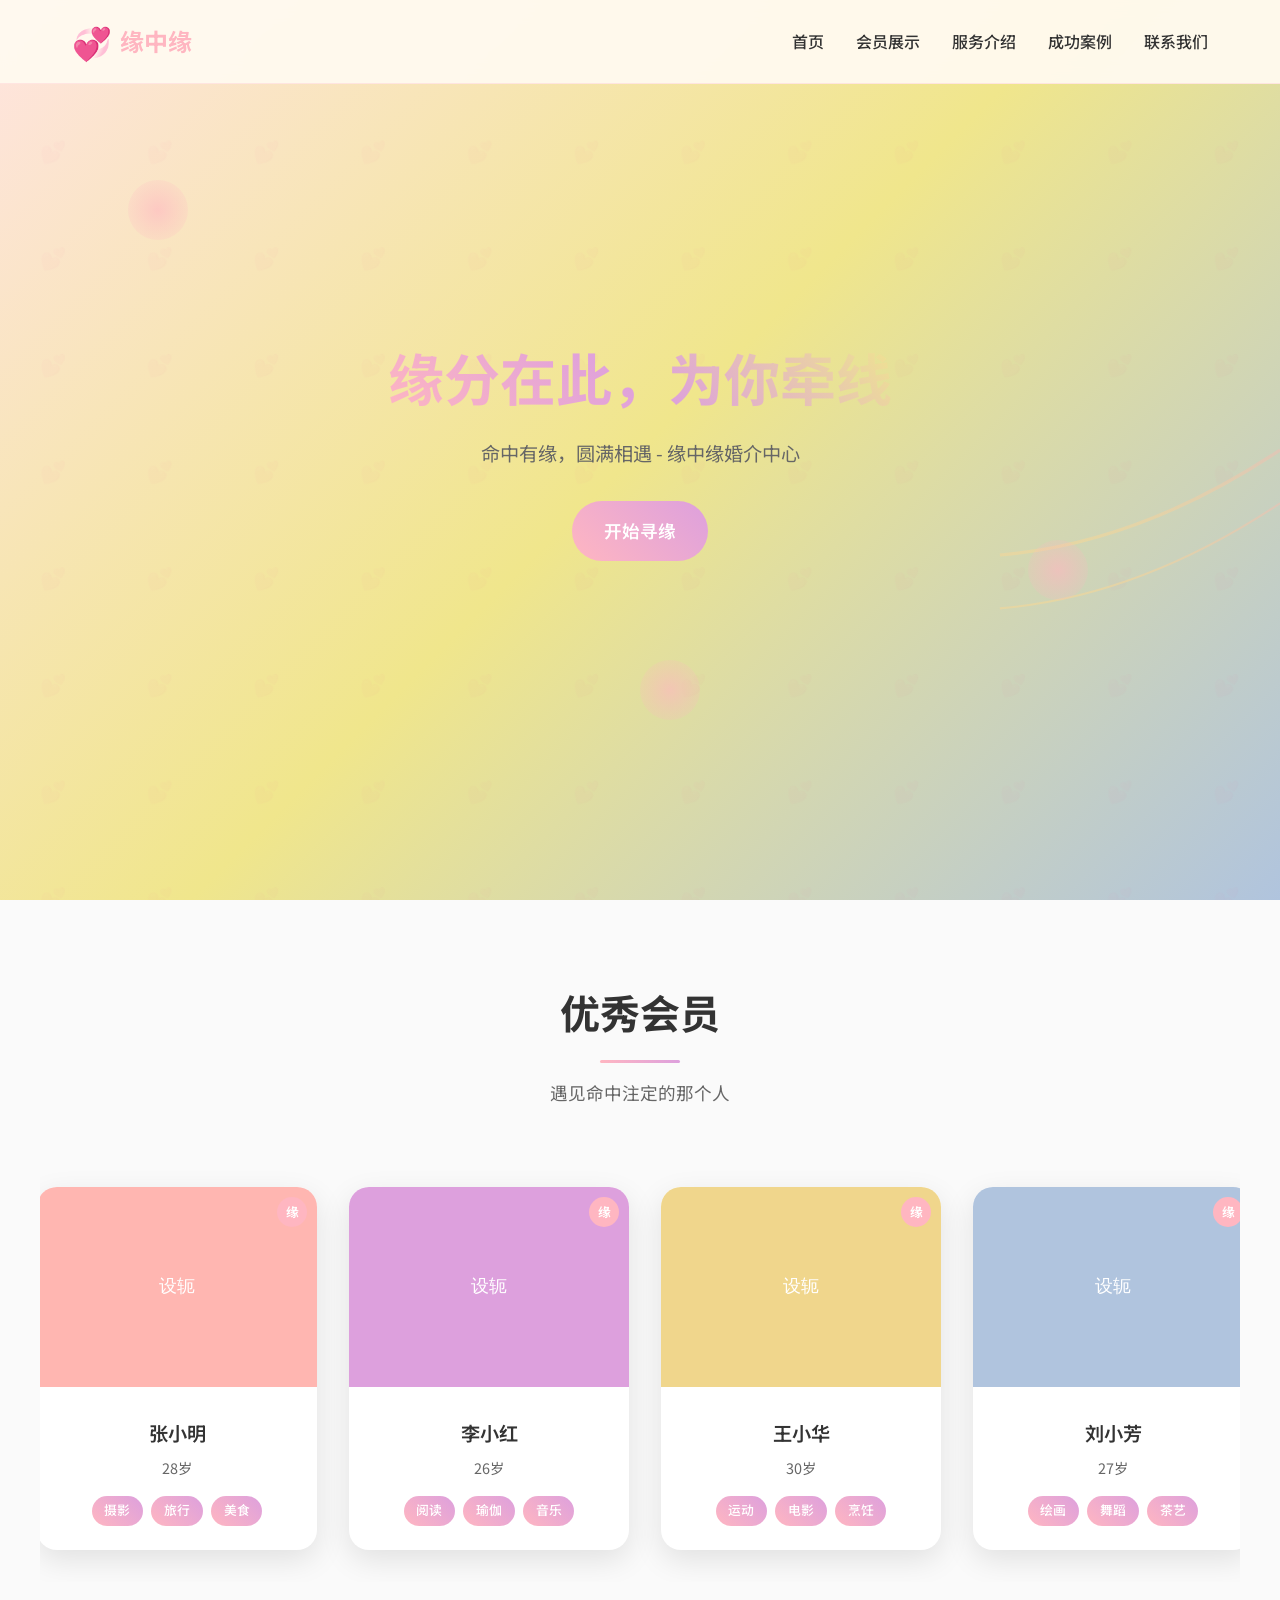
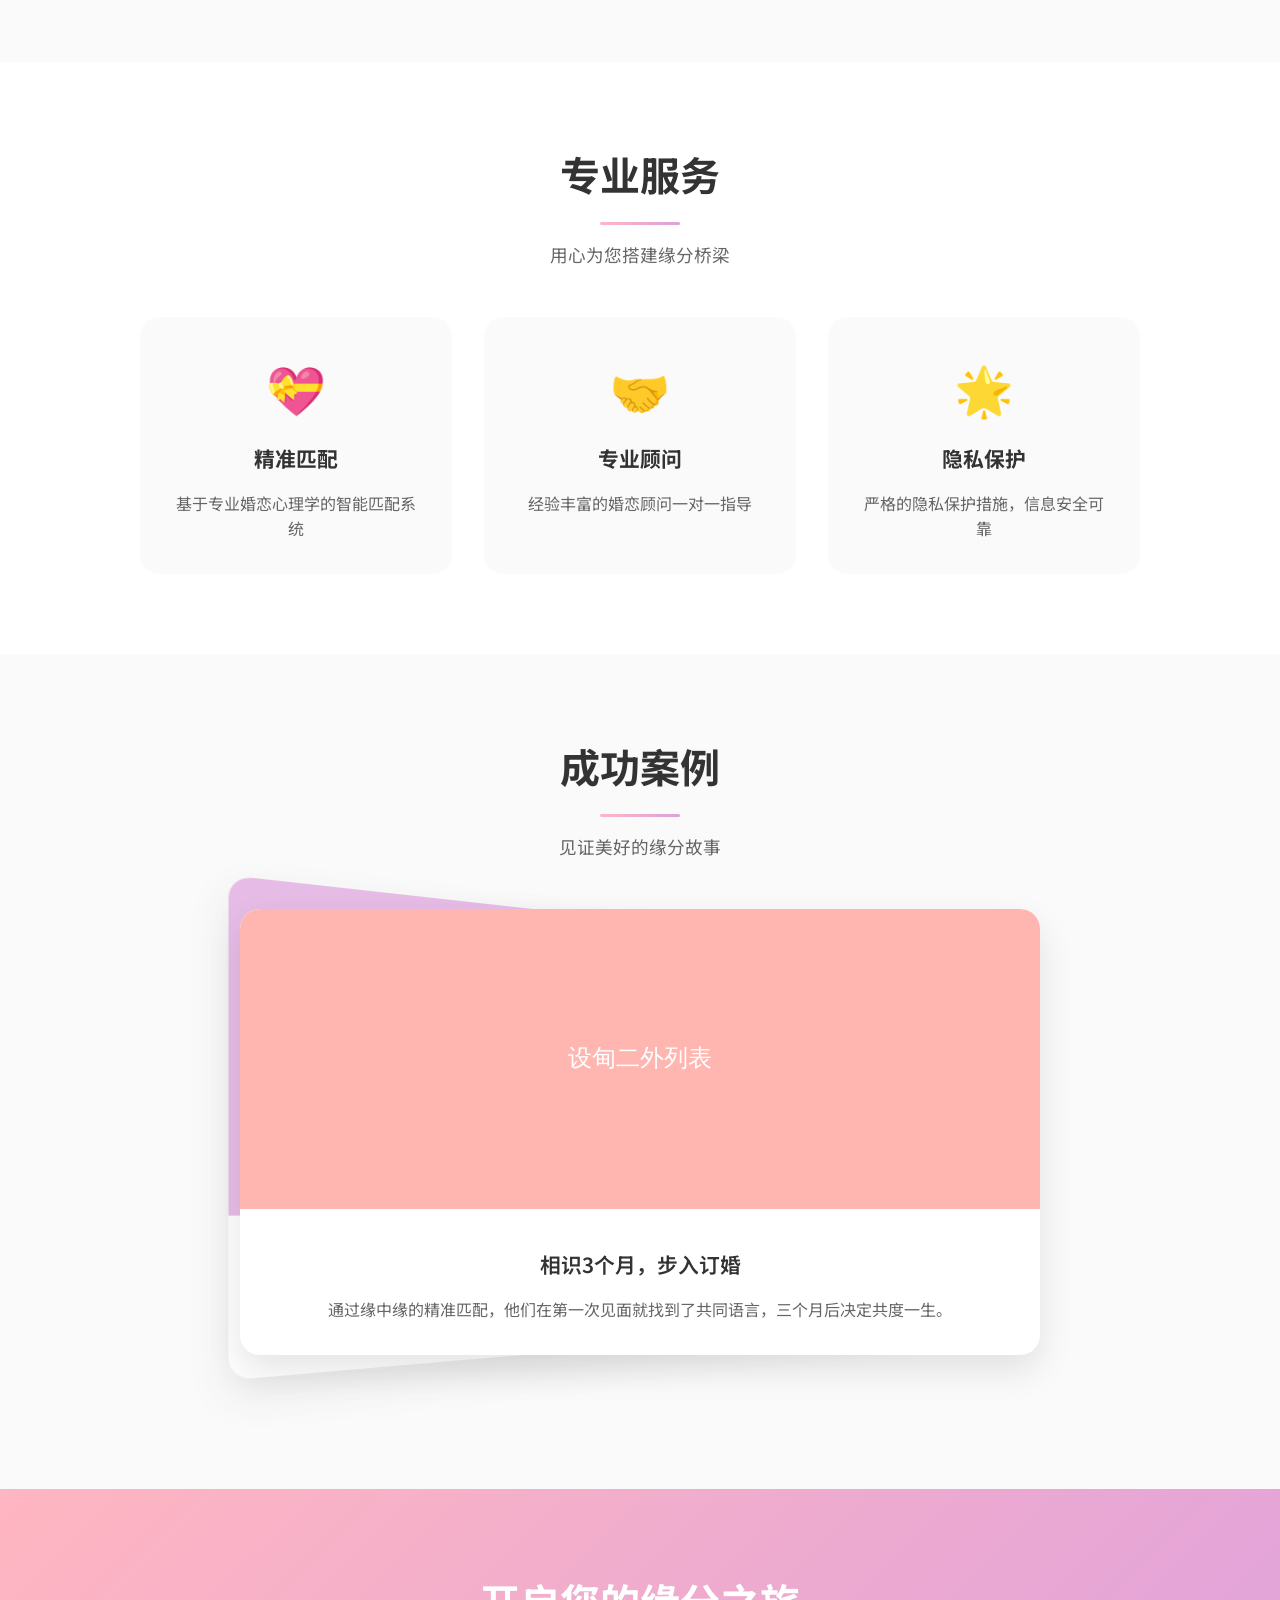
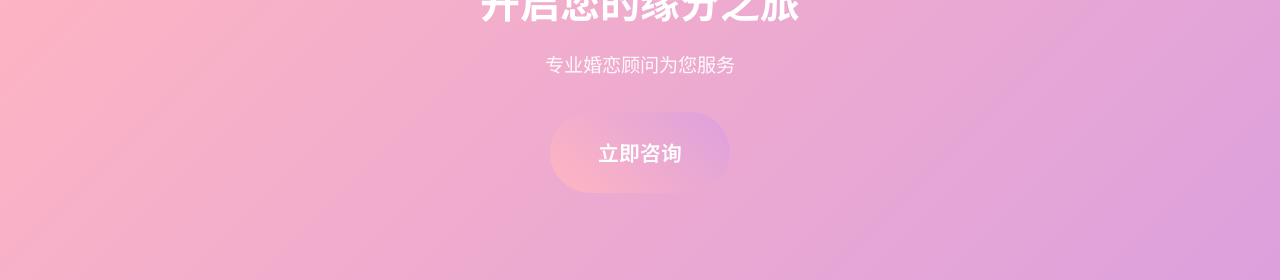
<file: index.html>
<!DOCTYPE html>
<html lang="zh-CN">
<head>
    <meta charset="UTF-8">
    <meta name="viewport" content="width=device-width, initial-scale=1.0">
    <title>缘中缘婚介中心 - 命中有缘，圆满相遇</title>
    <meta name="description" content="专业的婚介服务机构，为单身人士提供精准匹配、专业顾问、隐私保护的一站式婚恋服务。">
    <meta name="keywords" content="婚介,婚恋,相亲,交友,婚恋服务,脱单,缘分">
    <meta name="author" content="缘中缘婚介中心">
    
    <!-- Open Graph / Facebook -->
    <meta property="og:type" content="website">
    <meta property="og:url" content="https://yuanzhongyuan.com/">
    <meta property="og:title" content="缘中缘婚介中心 - 命中有缘，圆满相遇">
    <meta property="og:description" content="专业的婚介服务机构，为单身人士提供精准匹配、专业顾问、隐私保护的一站式婚恋服务。">
    <meta property="og:image" content="https://yuanzhongyuan.com/og-image.jpg">
    
    <!-- Twitter -->
    <meta property="twitter:card" content="summary_large_image">
    <meta property="twitter:url" content="https://yuanzhongyuan.com/">
    <meta property="twitter:title" content="缘中缘婚介中心 - 命中有缘，圆满相遇">
    <meta property="twitter:description" content="专业的婚介服务机构，为单身人士提供精准匹配、专业顾问、隐私保护的一站式婚恋服务。">
    <meta property="twitter:image" content="https://yuanzhongyuan.com/og-image.jpg">
    
    <!-- 字体加载优化 -->
    <link rel="preconnect" href="https://fonts.googleapis.com">
    <link rel="preconnect" href="https://fonts.gstatic.com" crossorigin>
    <link href="https://fonts.googleapis.com/css2?family=Noto+Sans+SC:wght@300;400;500;700&display=swap" rel="stylesheet">
    
    <!-- 备用字体 -->
    <style>
        @font-face {
            font-family: 'PingFang SC';
            src: local('PingFang SC'), local('Microsoft YaHei');
            font-weight: normal;
            font-style: normal;
        }
        
        body {
            font-family: 'Noto Sans SC', 'PingFang SC', 'Microsoft YaHei', sans-serif;
        }
    </style>
    
    <link rel="stylesheet" href="styles.css">
</head>
<body>
    <!-- 导航栏 -->
    <nav class="navbar" id="navbar">
        <div class="nav-container">
            <div class="logo">
                <div class="logo-rings">💞</div>
                <span>缘中缘</span>
            </div>
            <ul class="nav-menu">
                <li><a href="#home">首页</a></li>
                <li><a href="#members">会员展示</a></li>
                <li><a href="#services">服务介绍</a></li>
                <li><a href="#success">成功案例</a></li>
                <li><a href="#contact">联系我们</a></li>
            </ul>
        </div>
    </nav>

    <!-- 首页 Banner -->
    <section id="home" class="hero-banner">
        <div class="banner-overlay"></div>
        <div class="ribbon-container">
            <svg class="ribbon-svg" viewBox="0 0 1200 600">
                <defs>
                    <linearGradient id="ribbonGradient" x1="0%" y1="0%" x2="100%" y2="100%">
                        <stop offset="0%" style="stop-color:#FFB6C1;stop-opacity:0.8" />
                        <stop offset="50%" style="stop-color:#DDA0DD;stop-opacity:0.6" />
                        <stop offset="100%" style="stop-color:#F0E68C;stop-opacity:0.8" />
                    </linearGradient>
                </defs>
                <path class="ribbon-path" d="M0,300 Q300,100 600,300 T1200,300" stroke="url(#ribbonGradient)" stroke-width="3" fill="none"/>
                <path class="ribbon-path" d="M0,350 Q300,150 600,350 T1200,350" stroke="url(#ribbonGradient)" stroke-width="2" fill="none"/>
            </svg>
        </div>
        <div class="hero-content">
            <h1 class="hero-title">缘分在此，为你牵线</h1>
            <p class="hero-subtitle">命中有缘，圆满相遇 - 缘中缘婚介中心</p>
            <a href="quiz.html" class="cta-button ribbon-btn">
                <span>开始寻缘</span>
                <div class="ribbon-decoration"></div>
            </a>
        </div>
        <div class="floating-lights">
            <div class="light-orb"></div>
            <div class="light-orb"></div>
            <div class="light-orb"></div>
        </div>
    </section>

    <!-- 会员照片展示区 -->
    <section id="members" class="members-section">
        <div class="section-header">
            <h2>优秀会员</h2>
            <div class="subtitle-line"></div>
            <p>遇见命中注定的那个人</p>
        </div>
        
        <div class="members-container">
            <div class="members-scroll" id="membersScroll">
                <!-- 会员卡片将通过JavaScript动态生成 -->
            </div>
        </div>
    </section>

    <!-- 服务介绍区 -->
    <section id="services" class="services-section">
        <div class="section-header">
            <h2>专业服务</h2>
            <div class="subtitle-line"></div>
            <p>用心为您搭建缘分桥梁</p>
        </div>
        
        <div class="services-grid">
            <div class="service-card">
                <div class="service-icon">💝</div>
                <h3>精准匹配</h3>
                <p>基于专业婚恋心理学的智能匹配系统</p>
            </div>
            <div class="service-card">
                <div class="service-icon">🤝</div>
                <h3>专业顾问</h3>
                <p>经验丰富的婚恋顾问一对一指导</p>
            </div>
            <div class="service-card">
                <div class="service-icon">🌟</div>
                <h3>隐私保护</h3>
                <p>严格的隐私保护措施，信息安全可靠</p>
            </div>
        </div>
    </section>

    <!-- 成功案例区 -->
    <section id="success" class="success-section">
        <div class="section-header">
            <h2>成功案例</h2>
            <div class="subtitle-line"></div>
            <p>见证美好的缘分故事</p>
        </div>
        
        <div class="success-stories" id="successStories">
            <!-- 成功案例将通过JavaScript动态生成 -->
        </div>
    </section>

    <!-- 咨询入口 -->
    <section id="contact" class="contact-section">
        <div class="contact-container">
            <h2>开启您的缘分之旅</h2>
            <p>专业婚恋顾问为您服务</p>
            <a href="quiz.html" class="cta-button ribbon-btn large">
                <span>立即咨询</span>
                <div class="ribbon-decoration"></div>
            </a>
        </div>
    </section>

    <script src="script.js"></script>
</body>
</html>
</file>
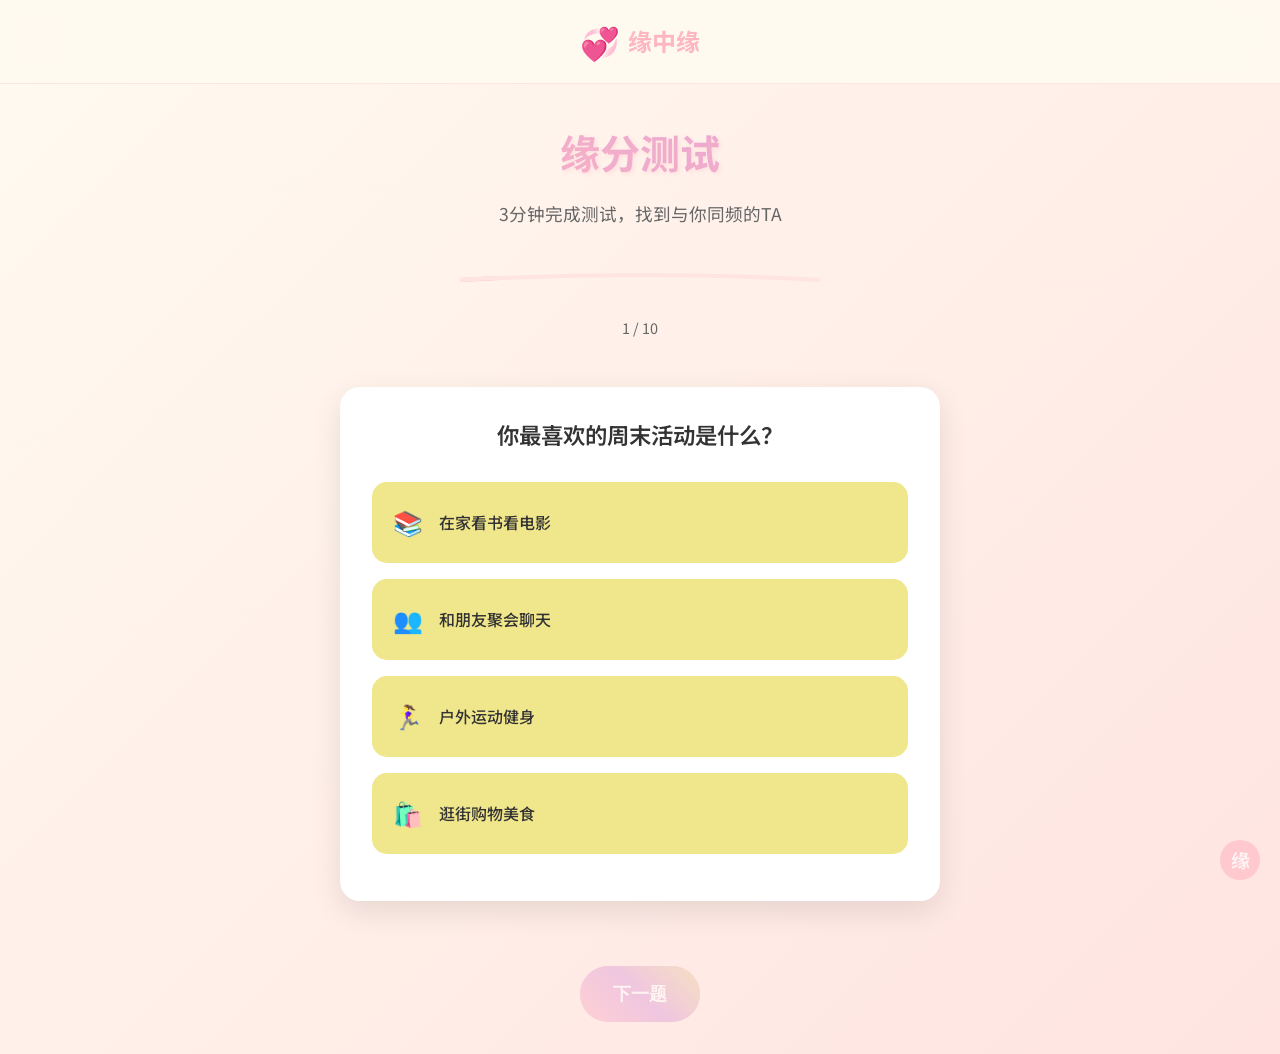
<file: 开始寻缘.html>
<!DOCTYPE html>
<html lang="zh-CN">
<head>
    <meta charset="UTF-8">
    <meta name="viewport" content="width=device-width, initial-scale=1.0">
    <title>缘分测试 - 缘中缘婚介中心</title>
    <meta name="description" content="3分钟完成专业婚恋测试，找到与你同频的TA">
    <link rel="stylesheet" href="quiz-styles.css">
    <link href="https://fonts.googleapis.com/css2?family=Noto+Sans+SC:wght@300;400;500;700&display=swap" rel="stylesheet">
</head>
<body>
    <!-- 背景装饰 -->
    <div class="quiz-background">
        <div class="background-ribbons">
            <svg class="ribbon-bg" viewBox="0 0 1200 800">
                <defs>
                    <linearGradient id="bgRibbonGradient" x1="0%" y1="0%" x2="100%" y2="100%">
                        <stop offset="0%" style="stop-color:#FFB6C1;stop-opacity:0.05" />
                        <stop offset="100%" style="stop-color:#F0E68C;stop-opacity:0.05" />
                    </linearGradient>
                </defs>
                <path d="M0,200 Q300,100 600,200 T1200,200" stroke="url(#bgRibbonGradient)" stroke-width="2" fill="none"/>
                <path d="M0,400 Q300,300 600,400 T1200,400" stroke="url(#bgRibbonGradient)" stroke-width="1.5" fill="none"/>
                <path d="M0,600 Q300,500 600,600 T1200,600" stroke="url(#bgRibbonGradient)" stroke-width="1" fill="none"/>
            </svg>
        </div>
        <div class="corner-decoration top-left">缘</div>
        <div class="corner-decoration bottom-right">缘</div>
    </div>

    <!-- 导航栏 -->
    <nav class="navbar">
        <div class="nav-container">
            <div class="logo">
                <div class="logo-rings">💞</div>
                <span>缘中缘</span>
            </div>
        </div>
    </nav>

    <!-- 问卷主体 -->
    <div class="quiz-container">
        <!-- 顶部引导区 -->
        <div class="quiz-header">
            <h1 class="quiz-title">缘分测试</h1>
            <p class="quiz-subtitle">3分钟完成测试，找到与你同频的TA</p>
            
            <!-- 丝带缠绕进度条 -->
            <div class="progress-container">
                <div class="progress-ribbon">
                    <svg class="progress-svg" viewBox="0 0 400 40">
                        <defs>
                            <linearGradient id="progressGradient" x1="0%" y1="0%" x2="100%" y2="0%">
                                <stop offset="0%" style="stop-color:#FFB6C1;stop-opacity:1" />
                                <stop offset="100%" style="stop-color:#F7E7CE;stop-opacity:1" />
                            </linearGradient>
                        </defs>
                        <path class="progress-path" d="M20,20 Q200,10 380,20" stroke="url(#progressGradient)" stroke-width="4" fill="none"/>
                        <path class="progress-background" d="M20,20 Q200,10 380,20" stroke="#FFE4E1" stroke-width="4" fill="none"/>
                    </svg>
                </div>
                <div class="progress-text">
                    <span id="currentQuestion">1</span> / <span id="totalQuestions">10</span>
                </div>
            </div>
        </div>

        <!-- 问题区域 -->
        <div class="question-container">
            <div class="question-card" id="questionCard">
                <!-- 问题内容将通过JavaScript动态生成 -->
            </div>
        </div>

        <!-- 底部按钮 -->
        <div class="quiz-navigation">
            <button class="nav-btn prev-btn" id="prevBtn" style="display: none;">
                <span>上一题</span>
                <div class="ribbon-decoration"></div>
            </button>
            <button class="nav-btn next-btn" id="nextBtn">
                <span>下一题</span>
                <div class="ribbon-decoration"></div>
            </button>
            <button class="nav-btn submit-btn" id="submitBtn" style="display: none;">
                <span>解锁我的缘分</span>
                <div class="ribbon-decoration"></div>
            </button>
        </div>
    </div>

    <!-- 匹配中动画 -->
    <div class="matching-overlay" id="matchingOverlay">
        <div class="matching-content">
            <div class="double-rings-loader">
                <div class="ring ring-1"></div>
                <div class="ring ring-2"></div>
                <div class="center-icon">💞</div>
            </div>
            <h3>正在为您匹配缘分...</h3>
            <p>请稍候，我们正在寻找最适合您的TA</p>
        </div>
    </div>

    <!-- 测试结果页面 -->
    <div class="result-container" id="resultContainer" style="display: none;">
        <div class="result-content">
            <div class="result-header">
                <h2>测试完成！</h2>
                <div class="result-icon">💕</div>
            </div>
            <div class="result-details">
                <p>您的缘分类型：<span class="personality-type">温柔浪漫型</span></p>
                <p>最佳匹配：<span class="match-type">稳重成熟型</span></p>
                <div class="match-percentage">
                    <div class="percentage-circle">
                        <span class="percentage-text">85%</span>
                    </div>
                    <p>匹配度</p>
                </div>
            </div>
            <button class="nav-btn result-btn">
                <span>查看推荐会员</span>
                <div class="ribbon-decoration"></div>
            </button>
        </div>
    </div>

    <script src="quiz-script.js"></script>
</body>
</html>
</file>
<file: styles.css>
/* 缘中缘婚介中心样式 */
* {
    margin: 0;
    padding: 0;
    box-sizing: border-box;
}

:root {
    /* 品牌色彩 */
    --primary-pink: #FFB6C1;
    --light-apricot: #F0E68C;
    --light-gray-blue: #B0C4DE;
    --champagne-gold: #F7E7CE;
    --warm-white: #FFFAF0;
    --soft-pink: #DDA0DD;
    
    /* 中性色 */
    --text-dark: #333333;
    --text-light: #666666;
    --bg-light: #FAFAFA;
    
    /* 动画时长 */
    --transition-slow: 0.8s;
    --transition-medium: 0.5s;
    --transition-fast: 0.3s;
}

body {
    font-family: 'Noto Sans SC', 'PingFang SC', 'Microsoft YaHei', sans-serif;
    line-height: 1.6;
    color: var(--text-dark);
    overflow-x: hidden;
    background: var(--warm-white);
}

/* 导航栏样式 */
.navbar {
    position: fixed;
    top: 0;
    width: 100%;
    background: rgba(255, 250, 240, 0.95);
    backdrop-filter: blur(10px);
    z-index: 1000;
    transition: all var(--transition-medium) ease;
    border-bottom: 1px solid rgba(255, 182, 193, 0.3);
}

.nav-container {
    max-width: 1200px;
    margin: 0 auto;
    display: flex;
    justify-content: space-between;
    align-items: center;
    padding: 1rem 2rem;
}

.logo {
    display: flex;
    align-items: center;
    font-size: 1.5rem;
    font-weight: 700;
    color: var(--primary-pink);
}

.logo-rings {
    font-size: 2rem;
    margin-right: 0.5rem;
    animation: pulse 2s infinite;
}

@keyframes pulse {
    0%, 100% { transform: scale(1); }
    50% { transform: scale(1.1); }
}

.nav-menu {
    display: flex;
    list-style: none;
    gap: 2rem;
}

.nav-menu a {
    text-decoration: none;
    color: var(--text-dark);
    font-weight: 500;
    transition: color var(--transition-fast) ease;
    position: relative;
}

.nav-menu a::after {
    content: '';
    position: absolute;
    bottom: -5px;
    left: 0;
    width: 0;
    height: 2px;
    background: linear-gradient(90deg, var(--primary-pink), var(--soft-pink));
    transition: width var(--transition-fast) ease;
}

.nav-menu a:hover::after {
    width: 100%;
}

/* 汉堡菜单样式 */
.hamburger {
    display: none;
    flex-direction: column;
    cursor: pointer;
    padding: 0.5rem;
    z-index: 1001;
}

.hamburger span {
    width: 25px;
    height: 3px;
    background: var(--primary-pink);
    margin: 3px 0;
    transition: all var(--transition-fast) ease;
    border-radius: 2px;
}

.hamburger.active span:nth-child(1) {
    transform: rotate(45deg) translate(5px, 5px);
}

.hamburger.active span:nth-child(2) {
    opacity: 0;
}

.hamburger.active span:nth-child(3) {
    transform: rotate(-45deg) translate(7px, -6px);
}

/* 首页 Banner */
.hero-banner {
    position: relative;
    height: 100vh;
    background: linear-gradient(135deg, #FFE4E1 0%, #F0E68C 50%, #B0C4DE 100%);
    display: flex;
    align-items: center;
    justify-content: center;
    overflow: hidden;
}

.banner-overlay {
    position: absolute;
    top: 0;
    left: 0;
    width: 100%;
    height: 100%;
    background: url('data:image/svg+xml,<svg xmlns="http://www.w3.org/2000/svg" viewBox="0 0 1200 600"><defs><pattern id="hearts" x="0" y="0" width="100" height="100" patternUnits="userSpaceOnUse"><text x="50" y="50" text-anchor="middle" font-size="20" fill="%23FFB6C1" opacity="0.1">💕</text></pattern></defs><rect width="100%" height="100%" fill="url(%23hearts)"/></svg>');
    opacity: 0.3;
}

.ribbon-container {
    position: absolute;
    top: 0;
    left: 0;
    width: 100%;
    height: 100%;
    pointer-events: none;
}

.ribbon-svg {
    width: 100%;
    height: 100%;
}

.ribbon-path {
    stroke-dasharray: 1000;
    stroke-dashoffset: 1000;
    animation: drawRibbon 3s ease-in-out infinite;
}

@keyframes drawRibbon {
    0% { stroke-dashoffset: 1000; }
    50% { stroke-dashoffset: 0; }
    100% { stroke-dashoffset: -1000; }
}

.hero-content {
    text-align: center;
    z-index: 2;
    color: var(--text-dark);
}

.hero-title {
    font-size: 3.5rem;
    font-weight: 700;
    margin-bottom: 1rem;
    background: linear-gradient(45deg, var(--primary-pink), var(--soft-pink), var(--light-apricot));
    background-clip: text;
    -webkit-background-clip: text;
    -webkit-text-fill-color: transparent;
    animation: titleFloat 3s ease-in-out infinite;
}

@keyframes titleFloat {
    0%, 100% { transform: translateY(0px); }
    50% { transform: translateY(-10px); }
}

.hero-subtitle {
    font-size: 1.2rem;
    color: var(--text-light);
    margin-bottom: 2rem;
}

/* CTA 按钮样式 */
.cta-button {
    position: relative;
    background: linear-gradient(45deg, var(--primary-pink), var(--soft-pink));
    border: none;
    padding: 1rem 2rem;
    border-radius: 50px;
    color: white;
    font-size: 1.1rem;
    font-weight: 600;
    cursor: pointer;
    overflow: hidden;
    transition: all var(--transition-medium) ease;
    text-decoration: none;
    display: inline-block;
}

.cta-button::before {
    content: '';
    position: absolute;
    top: 0;
    left: -100%;
    width: 100%;
    height: 100%;
    background: linear-gradient(90deg, transparent, rgba(255, 255, 255, 0.3), transparent);
    transition: left var(--transition-medium) ease;
}

.cta-button:hover::before {
    left: 100%;
}

.cta-button:hover {
    transform: translateY(-2px);
    box-shadow: 0 10px 25px rgba(255, 182, 193, 0.4);
}

.ribbon-btn {
    position: relative;
}

.ribbon-decoration {
    position: absolute;
    top: -5px;
    left: -5px;
    right: -5px;
    bottom: -5px;
    border: 2px solid transparent;
    border-radius: 50px;
    background: linear-gradient(45deg, var(--primary-pink), var(--soft-pink), var(--light-apricot)) border-box;
    -webkit-mask: linear-gradient(#fff 0 0) padding-box, linear-gradient(#fff 0 0);
    -webkit-mask-composite: xor;
    mask-composite: exclude;
    z-index: -1;
}

/* 浮动光球 */
.floating-lights {
    position: absolute;
    width: 100%;
    height: 100%;
    pointer-events: none;
}

.light-orb {
    position: absolute;
    width: 60px;
    height: 60px;
    background: radial-gradient(circle, rgba(255, 182, 193, 0.6), transparent);
    border-radius: 50%;
    animation: float 6s ease-in-out infinite;
}

.light-orb:nth-child(1) {
    top: 20%;
    left: 10%;
    animation-delay: 0s;
}

.light-orb:nth-child(2) {
    top: 60%;
    right: 15%;
    animation-delay: 2s;
}

.light-orb:nth-child(3) {
    bottom: 20%;
    left: 50%;
    animation-delay: 4s;
}

@keyframes float {
    0%, 100% { transform: translateY(0px) scale(1); }
    50% { transform: translateY(-20px) scale(1.2); }
}

/* 通用section样式 */
.section-header {
    text-align: center;
    margin-bottom: 3rem;
}

.section-header h2 {
    font-size: 2.5rem;
    color: var(--text-dark);
    margin-bottom: 1rem;
    position: relative;
}

.subtitle-line {
    width: 80px;
    height: 3px;
    background: linear-gradient(90deg, var(--primary-pink), var(--soft-pink));
    margin: 0 auto 1rem;
    border-radius: 2px;
}

.section-header p {
    color: var(--text-light);
    font-size: 1.1rem;
}

/* 会员展示区 */
.members-section {
    padding: 5rem 2rem;
    background: var(--bg-light);
    position: relative;
}

.members-container {
    max-width: 1200px;
    margin: 0 auto;
    overflow: hidden;
    position: relative;
}

.members-scroll {
    display: flex;
    gap: 2rem;
    padding: 2rem 0;
    overflow-x: auto;
    scroll-behavior: smooth;
    scrollbar-width: none;
    -ms-overflow-style: none;
}

.members-scroll::-webkit-scrollbar {
    display: none;
}

.member-card {
    flex: 0 0 280px;
    background: white;
    border-radius: 20px;
    overflow: hidden;
    box-shadow: 0 10px 30px rgba(0, 0, 0, 0.1);
    transition: all var(--transition-medium) ease;
    cursor: pointer;
    position: relative;
}

.member-card::before {
    content: '缘';
    position: absolute;
    top: 10px;
    right: 10px;
    width: 30px;
    height: 30px;
    background: var(--primary-pink);
    color: white;
    border-radius: 50%;
    display: flex;
    align-items: center;
    justify-content: center;
    font-size: 0.8rem;
    font-weight: 600;
    z-index: 2;
}

.member-card:hover {
    transform: translateY(-10px) scale(1.05);
    box-shadow: 0 20px 40px rgba(255, 182, 193, 0.3);
}

.member-photo {
    width: 100%;
    height: 200px;
    object-fit: cover;
    transition: all var(--transition-medium) ease;
}

.member-info {
    padding: 1.5rem;
    text-align: center;
}

.member-name {
    font-size: 1.2rem;
    font-weight: 600;
    color: var(--text-dark);
    margin-bottom: 0.5rem;
}

.member-age {
    color: var(--text-light);
    font-size: 0.9rem;
    margin-bottom: 1rem;
}

.member-interests {
    display: flex;
    flex-wrap: wrap;
    gap: 0.5rem;
    justify-content: center;
}

.interest-tag {
    background: linear-gradient(45deg, var(--primary-pink), var(--soft-pink));
    color: white;
    padding: 0.3rem 0.8rem;
    border-radius: 15px;
    font-size: 0.8rem;
    font-weight: 500;
}

/* 服务介绍区 */
.services-section {
    padding: 5rem 2rem;
    background: white;
}

.services-grid {
    max-width: 1000px;
    margin: 0 auto;
    display: grid;
    grid-template-columns: repeat(auto-fit, minmax(300px, 1fr));
    gap: 2rem;
}

.service-card {
    background: var(--bg-light);
    padding: 2rem;
    border-radius: 20px;
    text-align: center;
    transition: all var(--transition-medium) ease;
    position: relative;
    overflow: hidden;
}

.service-card::before {
    content: '';
    position: absolute;
    top: 0;
    left: 0;
    right: 0;
    height: 4px;
    background: linear-gradient(90deg, var(--primary-pink), var(--soft-pink), var(--light-apricot));
    transform: scaleX(0);
    transition: transform var(--transition-medium) ease;
}

.service-card:hover::before {
    transform: scaleX(1);
}

.service-card:hover {
    transform: translateY(-5px);
    box-shadow: 0 15px 35px rgba(255, 182, 193, 0.2);
}

.service-icon {
    font-size: 3rem;
    margin-bottom: 1rem;
    animation: iconBounce 2s ease-in-out infinite;
}

@keyframes iconBounce {
    0%, 100% { transform: translateY(0px); }
    50% { transform: translateY(-5px); }
}

.service-card h3 {
    font-size: 1.3rem;
    color: var(--text-dark);
    margin-bottom: 1rem;
}

.service-card p {
    color: var(--text-light);
    line-height: 1.6;
}

/* 成功案例区 */
.success-section {
    padding: 5rem 2rem;
    background: var(--bg-light);
    position: relative;
}

.success-stories {
    max-width: 800px;
    margin: 0 auto;
    height: 500px;
    position: relative;
    perspective: 1000px;
}

.success-card {
    position: absolute;
    width: 100%;
    background: white;
    border-radius: 20px;
    overflow: hidden;
    box-shadow: 0 15px 35px rgba(0, 0, 0, 0.1);
    cursor: pointer;
    transition: all var(--transition-medium) ease;
    transform-style: preserve-3d;
}

.success-photo {
    width: 100%;
    height: 300px;
    object-fit: cover;
}

.success-content {
    padding: 2rem;
    text-align: center;
}

.success-title {
    font-size: 1.3rem;
    font-weight: 600;
    color: var(--text-dark);
    margin-bottom: 1rem;
}

.success-description {
    color: var(--text-light);
    line-height: 1.6;
}

.success-card.active {
    transform: translateZ(0) rotateY(0deg);
    z-index: 10;
}

.success-card.next {
    transform: translateZ(-50px) rotateY(-25deg);
    opacity: 0.7;
}

.success-card.prev {
    transform: translateZ(-50px) rotateY(25deg);
    opacity: 0.7;
}

/* 咨询区 */
.contact-section {
    padding: 5rem 2rem;
    background: linear-gradient(135deg, var(--primary-pink), var(--soft-pink));
    color: white;
    text-align: center;
}

.contact-container {
    max-width: 600px;
    margin: 0 auto;
}

.contact-section h2 {
    font-size: 2.5rem;
    margin-bottom: 1rem;
}

.contact-section p {
    font-size: 1.2rem;
    margin-bottom: 2rem;
    opacity: 0.9;
}

.cta-button.large {
    padding: 1.5rem 3rem;
    font-size: 1.3rem;
}

/* 滚动显示导航栏 */
.navbar.scrolled {
    background: rgba(255, 250, 240, 0.98);
    box-shadow: 0 2px 20px rgba(255, 182, 193, 0.2);
}

/* 响应式设计 */
@media (max-width: 768px) {
    /* 导航栏移动端优化 */
    .nav-container {
        padding: 0.8rem 1rem;
        flex-wrap: wrap;
    }
    
    .logo {
        font-size: 1.2rem;
    }
    
    .logo-rings {
        font-size: 1.5rem;
        margin-right: 0.3rem;
    }
    
    .hamburger {
        display: flex;
    }
    
    .nav-menu {
        position: fixed;
        top: 0;
        right: -100%;
        width: 80%;
        max-width: 300px;
        height: 100vh;
        background: rgba(255, 250, 240, 0.98);
        backdrop-filter: blur(10px);
        flex-direction: column;
        justify-content: center;
        align-items: center;
        gap: 2rem;
        transition: right var(--transition-medium) ease;
        z-index: 1000;
        box-shadow: -5px 0 20px rgba(0, 0, 0, 0.1);
    }
    
    .nav-menu.active {
        right: 0;
    }
    
    .nav-menu li {
        margin: 0;
    }
    
    .nav-menu a {
        font-size: 1.2rem;
        font-weight: 600;
        color: var(--text-dark);
        padding: 1rem 2rem;
        border-radius: 25px;
        transition: all var(--transition-fast) ease;
    }
    
    .nav-menu a:hover {
        background: linear-gradient(45deg, var(--primary-pink), var(--soft-pink));
        color: white;
        transform: scale(1.05);
    }
    
    .nav-menu a::after {
        display: none;
    }
    
    /* 首页Banner移动端优化 */
    .hero-banner {
        height: 100vh;
        padding: 0 1rem;
    }
    
    .hero-title {
        font-size: 2.2rem;
        line-height: 1.2;
        margin-bottom: 0.8rem;
    }
    
    .hero-subtitle {
        font-size: 1rem;
        margin-bottom: 1.5rem;
        padding: 0 1rem;
    }
    
    .cta-button {
        padding: 0.8rem 1.5rem;
        font-size: 1rem;
    }
    
    /* 浮动光球移动端调整 */
    .light-orb {
        width: 40px;
        height: 40px;
    }
    
    /* 通用section移动端优化 */
    .section-header {
        margin-bottom: 2rem;
        padding: 0 1rem;
    }
    
    .section-header h2 {
        font-size: 1.8rem;
        line-height: 1.3;
    }
    
    .section-header p {
        font-size: 1rem;
        padding: 0 0.5rem;
    }
    
    /* 会员展示区移动端优化 */
    .members-section {
        padding: 3rem 1rem;
    }
    
    .members-scroll {
        gap: 1rem;
        padding: 1rem 0;
    }
    
    .member-card {
        flex: 0 0 220px;
        border-radius: 15px;
    }
    
    .member-photo {
        height: 160px;
    }
    
    .member-info {
        padding: 1rem;
    }
    
    .member-name {
        font-size: 1.1rem;
    }
    
    .member-age {
        font-size: 0.85rem;
    }
    
    .interest-tag {
        font-size: 0.75rem;
        padding: 0.2rem 0.6rem;
    }
    
    /* 服务介绍区移动端优化 */
    .services-section {
        padding: 3rem 1rem;
    }
    
    .services-grid {
        grid-template-columns: 1fr;
        gap: 1.5rem;
    }
    
    .service-card {
        padding: 1.5rem;
        border-radius: 15px;
    }
    
    .service-icon {
        font-size: 2.5rem;
        margin-bottom: 0.8rem;
    }
    
    .service-card h3 {
        font-size: 1.2rem;
        margin-bottom: 0.8rem;
    }
    
    .service-card p {
        font-size: 0.95rem;
        line-height: 1.5;
    }
    
    /* 成功案例区移动端优化 */
    .success-section {
        padding: 3rem 1rem;
    }
    
    .success-stories {
        height: 380px;
        margin: 0 0.5rem;
    }
    
    .success-photo {
        height: 200px;
    }
    
    .success-content {
        padding: 1.5rem;
    }
    
    .success-title {
        font-size: 1.1rem;
        margin-bottom: 0.8rem;
    }
    
    .success-description {
        font-size: 0.9rem;
        line-height: 1.5;
    }
    
    /* 咨询区移动端优化 */
    .contact-section {
        padding: 3rem 1rem;
    }
    
    .contact-section h2 {
        font-size: 1.8rem;
        line-height: 1.3;
        margin-bottom: 0.8rem;
    }
    
    .contact-section p {
        font-size: 1rem;
        margin-bottom: 1.5rem;
        padding: 0 0.5rem;
    }
    
    .cta-button.large {
        padding: 1rem 2rem;
        font-size: 1rem;
    }
}

@media (max-width: 480px) {
    /* 超小屏幕优化 */
    .nav-container {
        padding: 0.6rem 0.8rem;
    }
    
    .logo {
        font-size: 1.1rem;
    }
    
    .logo-rings {
        font-size: 1.3rem;
    }
    
    .hero-banner {
        padding: 0 0.8rem;
    }
    
    .hero-title {
        font-size: 1.8rem;
        line-height: 1.2;
    }
    
    .hero-subtitle {
        font-size: 0.9rem;
        padding: 0 0.5rem;
    }
    
    .cta-button {
        padding: 0.7rem 1.2rem;
        font-size: 0.9rem;
    }
    
    .section-header {
        padding: 0 0.8rem;
    }
    
    .section-header h2 {
        font-size: 1.6rem;
    }
    
    .section-header p {
        font-size: 0.9rem;
    }
    
    .members-section,
    .services-section,
    .success-section,
    .contact-section {
        padding: 2.5rem 0.8rem;
    }
    
    .member-card {
        flex: 0 0 180px;
    }
    
    .member-photo {
        height: 140px;
    }
    
    .member-info {
        padding: 0.8rem;
    }
    
    .member-name {
        font-size: 1rem;
    }
    
    .member-age {
        font-size: 0.8rem;
    }
    
    .interest-tag {
        font-size: 0.7rem;
        padding: 0.15rem 0.5rem;
    }
    
    .service-card {
        padding: 1.2rem;
    }
    
    .service-icon {
        font-size: 2rem;
    }
    
    .service-card h3 {
        font-size: 1.1rem;
    }
    
    .service-card p {
        font-size: 0.9rem;
    }
    
    .success-stories {
        height: 320px;
        margin: 0 0.3rem;
    }
    
    .success-photo {
        height: 180px;
    }
    
    .success-content {
        padding: 1.2rem;
    }
    
    .success-title {
        font-size: 1rem;
    }
    
    .success-description {
        font-size: 0.85rem;
    }
    
    .contact-section h2 {
        font-size: 1.6rem;
    }
    
    .contact-section p {
        font-size: 0.9rem;
    }
    
    .cta-button.large {
        padding: 0.8rem 1.5rem;
        font-size: 0.9rem;
    }
}

/* 横屏手机优化 */
@media (max-width: 768px) and (orientation: landscape) {
    .hero-banner {
        height: 100vh;
    }
    
    .hero-title {
        font-size: 2rem;
    }
    
    .hero-subtitle {
        font-size: 0.9rem;
        margin-bottom: 1rem;
    }
    
    .section-header h2 {
        font-size: 1.6rem;
    }
    
    .members-section,
    .services-section,
    .success-section,
    .contact-section {
        padding: 2rem 1rem;
    }
}
</file>
<file: quiz-styles.css>
/* 缘分测试问卷样式 - 延续首页视觉风格 */

/* 基础变量和重置 */
:root {
    /* 品牌色彩 - 与首页保持一致 */
    --primary-pink: #FFB6C1;
    --light-apricot: #F0E68C;
    --light-gray-blue: #B0C4DE;
    --champagne-gold: #F7E7CE;
    --warm-white: #FFFAF0;
    --soft-pink: #DDA0DD;
    --light-pink-bg: #FFE4E1;
    
    /* 中性色 */
    --text-dark: #333333;
    --text-light: #666666;
    --bg-light: #FAFAFA;
    
    /* 动画时长 */
    --transition-slow: 0.8s;
    --transition-medium: 0.5s;
    --transition-fast: 0.3s;
}

* {
    margin: 0;
    padding: 0;
    box-sizing: border-box;
}

body {
    font-family: 'Noto Sans SC', 'PingFang SC', 'Microsoft YaHei', sans-serif;
    line-height: 1.6;
    color: var(--text-dark);
    min-height: 100vh;
    background: linear-gradient(135deg, var(--warm-white) 0%, var(--light-pink-bg) 100%);
    overflow-x: hidden;
}

/* 背景装饰 */
.quiz-background {
    position: fixed;
    top: 0;
    left: 0;
    width: 100%;
    height: 100%;
    pointer-events: none;
    z-index: -1;
}

.background-ribbons {
    position: absolute;
    top: 0;
    left: 0;
    width: 100%;
    height: 100%;
    opacity: 0.3;
}

.ribbon-bg {
    width: 100%;
    height: 100%;
}

.corner-decoration {
    position: absolute;
    width: 40px;
    height: 40px;
    background: var(--primary-pink);
    color: white;
    border-radius: 50%;
    display: flex;
    align-items: center;
    justify-content: center;
    font-size: 1.2rem;
    font-weight: 600;
    opacity: 0.6;
}

.corner-decoration.top-left {
    top: 20px;
    left: 20px;
}

.corner-decoration.bottom-right {
    bottom: 20px;
    right: 20px;
}

/* 导航栏 */
.navbar {
    position: fixed;
    top: 0;
    width: 100%;
    background: rgba(255, 250, 240, 0.95);
    backdrop-filter: blur(10px);
    z-index: 1000;
    border-bottom: 1px solid rgba(255, 182, 193, 0.3);
}

.nav-container {
    max-width: 1200px;
    margin: 0 auto;
    display: flex;
    justify-content: center;
    align-items: center;
    padding: 1rem 2rem;
}

.logo {
    display: flex;
    align-items: center;
    font-size: 1.5rem;
    font-weight: 700;
    color: var(--primary-pink);
}

.logo-rings {
    font-size: 2rem;
    margin-right: 0.5rem;
    animation: pulse 2s infinite;
}

@keyframes pulse {
    0%, 100% { transform: scale(1); }
    50% { transform: scale(1.1); }
}

/* 问卷容器 */
.quiz-container {
    max-width: 800px;
    margin: 0 auto;
    padding: 120px 2rem 2rem;
    min-height: 100vh;
    display: flex;
    flex-direction: column;
    justify-content: center;
}

/* 问卷头部 */
.quiz-header {
    text-align: center;
    margin-bottom: 3rem;
    animation: slideDown 0.8s ease-out;
}

@keyframes slideDown {
    from {
        opacity: 0;
        transform: translateY(-30px);
    }
    to {
        opacity: 1;
        transform: translateY(0);
    }
}

.quiz-title {
    font-size: 2.5rem;
    font-weight: 700;
    color: var(--text-dark);
    margin-bottom: 1rem;
    text-shadow: 2px 2px 4px rgba(255, 182, 193, 0.3);
    background: linear-gradient(45deg, var(--primary-pink), var(--soft-pink));
    background-clip: text;
    -webkit-background-clip: text;
    -webkit-text-fill-color: transparent;
}

.quiz-subtitle {
    font-size: 1.1rem;
    color: var(--text-light);
    margin-bottom: 2rem;
}

/* 丝带缠绕进度条 */
.progress-container {
    position: relative;
    width: 100%;
    max-width: 400px;
    margin: 0 auto;
}

.progress-ribbon {
    position: relative;
    width: 100%;
    height: 40px;
}

.progress-svg {
    width: 100%;
    height: 100%;
}

.progress-path {
    stroke-dasharray: 400;
    stroke-dashoffset: 400;
    transition: stroke-dashoffset var(--transition-medium) ease;
}

.progress-text {
    text-align: center;
    margin-top: 1rem;
    font-size: 0.9rem;
    color: var(--text-light);
}

/* 问题区域 */
.question-container {
    flex: 1;
    display: flex;
    align-items: center;
    justify-content: center;
    margin-bottom: 2rem;
}

.question-card {
    width: 100%;
    max-width: 600px;
    background: white;
    border-radius: 20px;
    padding: 2rem;
    box-shadow: 0 10px 30px rgba(0, 0, 0, 0.1);
    position: relative;
    overflow: hidden;
    animation: slideUp 0.8s ease-out;
}

@keyframes slideUp {
    from {
        opacity: 0;
        transform: translateY(30px);
    }
    to {
        opacity: 1;
        transform: translateY(0);
    }
}

.question-title {
    font-size: 1.4rem;
    font-weight: 600;
    color: var(--text-dark);
    text-align: center;
    margin-bottom: 2rem;
    line-height: 1.4;
}

/* 选项卡片 */
.options-container {
    display: grid;
    gap: 1rem;
    margin-bottom: 1rem;
}

.option-card {
    background: var(--light-apricot);
    border: 2px solid transparent;
    border-radius: 15px;
    padding: 1.2rem;
    cursor: pointer;
    transition: all var(--transition-medium) ease;
    position: relative;
    overflow: hidden;
    display: flex;
    align-items: center;
    gap: 1rem;
}

.option-card::before {
    content: '';
    position: absolute;
    top: 0;
    left: 0;
    right: 0;
    bottom: 0;
    background: linear-gradient(45deg, var(--primary-pink), var(--soft-pink));
    opacity: 0;
    transition: opacity var(--transition-medium) ease;
    z-index: 1;
}

.option-card:hover {
    transform: translateY(-2px);
    box-shadow: 0 5px 15px rgba(255, 182, 193, 0.3);
}

.option-card.selected {
    background: var(--primary-pink);
    color: white;
    border-color: var(--champagne-gold);
    box-shadow: 0 0 20px rgba(255, 182, 193, 0.5);
}

.option-card.selected::before {
    opacity: 1;
}

.option-icon {
    font-size: 1.5rem;
    flex-shrink: 0;
    filter: brightness(1.2);
    z-index: 2;
}

.option-card.selected .option-icon {
    filter: brightness(1.5);
}

.option-text {
    font-size: 1rem;
    font-weight: 500;
    z-index: 2;
    flex: 1;
}

/* 导航按钮 */
.quiz-navigation {
    display: flex;
    justify-content: center;
    gap: 1rem;
    margin-top: 2rem;
}

.nav-btn {
    position: relative;
    background: linear-gradient(45deg, var(--primary-pink), var(--soft-pink));
    border: none;
    padding: 1rem 2rem;
    border-radius: 50px;
    color: white;
    font-size: 1.1rem;
    font-weight: 600;
    cursor: pointer;
    overflow: hidden;
    transition: all var(--transition-medium) ease;
    min-width: 120px;
}

.nav-btn::before {
    content: '';
    position: absolute;
    top: 0;
    left: -100%;
    width: 100%;
    height: 100%;
    background: linear-gradient(90deg, transparent, rgba(255, 255, 255, 0.3), transparent);
    transition: left var(--transition-medium) ease;
}

.nav-btn:hover::before {
    left: 100%;
}

.nav-btn:hover {
    transform: translateY(-2px);
    box-shadow: 0 10px 25px rgba(255, 182, 193, 0.4);
}

.nav-btn:disabled {
    opacity: 0.5;
    cursor: not-allowed;
    transform: none;
}

.nav-btn:disabled:hover {
    box-shadow: none;
}

.submit-btn {
    background: linear-gradient(45deg, var(--champagne-gold), var(--light-apricot));
    color: var(--text-dark);
    font-size: 1.2rem;
    padding: 1.2rem 2.5rem;
    animation: gentleGlow 2s ease-in-out infinite;
}

@keyframes gentleGlow {
    0%, 100% { box-shadow: 0 5px 15px rgba(247, 231, 206, 0.4); }
    50% { box-shadow: 0 5px 25px rgba(247, 231, 206, 0.6); }
}

.ribbon-decoration {
    position: absolute;
    top: -2px;
    left: -2px;
    right: -2px;
    bottom: -2px;
    border-radius: 50px;
    background: linear-gradient(45deg, var(--primary-pink), var(--soft-pink), var(--light-apricot));
    z-index: -1;
    opacity: 0.8;
}

/* 匹配中动画 */
.matching-overlay {
    position: fixed;
    top: 0;
    left: 0;
    width: 100%;
    height: 100%;
    background: rgba(255, 250, 240, 0.95);
    backdrop-filter: blur(10px);
    display: flex;
    align-items: center;
    justify-content: center;
    z-index: 2000;
    opacity: 0;
    visibility: hidden;
    transition: all var(--transition-medium) ease;
}

.matching-overlay.active {
    opacity: 1;
    visibility: visible;
}

.matching-content {
    text-align: center;
    animation: fadeInScale 0.5s ease-out;
}

@keyframes fadeInScale {
    from {
        opacity: 0;
        transform: scale(0.8);
    }
    to {
        opacity: 1;
        transform: scale(1);
    }
}

.double-rings-loader {
    position: relative;
    width: 100px;
    height: 100px;
    margin: 0 auto 2rem;
}

.ring {
    position: absolute;
    width: 100%;
    height: 100%;
    border: 4px solid transparent;
    border-radius: 50%;
    animation: rotate 2s linear infinite;
}

.ring-1 {
    border-top-color: var(--primary-pink);
    border-right-color: var(--primary-pink);
}

.ring-2 {
    border-bottom-color: var(--champagne-gold);
    border-left-color: var(--champagne-gold);
    animation-direction: reverse;
    animation-duration: 1.5s;
}

.center-icon {
    position: absolute;
    top: 50%;
    left: 50%;
    transform: translate(-50%, -50%);
    font-size: 2rem;
    animation: pulse 1s ease-in-out infinite;
}

@keyframes rotate {
    from { transform: rotate(0deg); }
    to { transform: rotate(360deg); }
}

.matching-content h3 {
    font-size: 1.5rem;
    color: var(--text-dark);
    margin-bottom: 1rem;
}

.matching-content p {
    color: var(--text-light);
    font-size: 1rem;
}

/* 结果页面 */
.result-container {
    position: fixed;
    top: 0;
    left: 0;
    width: 100%;
    height: 100%;
    background: linear-gradient(135deg, var(--warm-white) 0%, var(--light-pink-bg) 100%);
    display: flex;
    align-items: center;
    justify-content: center;
    z-index: 3000;
    opacity: 0;
    visibility: hidden;
    transition: all var(--transition-medium) ease;
}

.result-container.active {
    opacity: 1;
    visibility: visible;
}

.result-content {
    background: white;
    border-radius: 20px;
    padding: 3rem;
    max-width: 500px;
    width: 90%;
    text-align: center;
    box-shadow: 0 20px 40px rgba(0, 0, 0, 0.1);
    animation: bounceIn 0.8s ease-out;
}

@keyframes bounceIn {
    0% {
        opacity: 0;
        transform: scale(0.3);
    }
    50% {
        opacity: 1;
        transform: scale(1.05);
    }
    70% {
        transform: scale(0.9);
    }
    100% {
        opacity: 1;
        transform: scale(1);
    }
}

.result-header {
    margin-bottom: 2rem;
}

.result-header h2 {
    font-size: 2rem;
    color: var(--text-dark);
    margin-bottom: 1rem;
}

.result-icon {
    font-size: 3rem;
    animation: celebration 1s ease-in-out infinite;
}

@keyframes celebration {
    0%, 100% { transform: scale(1); }
    50% { transform: scale(1.2); }
}

.result-details {
    margin-bottom: 2rem;
}

.result-details p {
    margin-bottom: 1rem;
    font-size: 1.1rem;
    color: var(--text-light);
}

.personality-type, .match-type {
    font-weight: 600;
    color: var(--primary-pink);
}

.match-percentage {
    display: flex;
    flex-direction: column;
    align-items: center;
    margin: 2rem 0;
}

.percentage-circle {
    width: 120px;
    height: 120px;
    border-radius: 50%;
    background: conic-gradient(var(--primary-pink) 0deg, var(--primary-pink) 306deg, var(--light-pink-bg) 306deg);
    display: flex;
    align-items: center;
    justify-content: center;
    margin-bottom: 1rem;
    position: relative;
}

.percentage-circle::before {
    content: '';
    position: absolute;
    width: 90px;
    height: 90px;
    background: white;
    border-radius: 50%;
}

.percentage-text {
    position: relative;
    font-size: 1.5rem;
    font-weight: 700;
    color: var(--primary-pink);
    z-index: 1;
}

.result-btn {
    background: linear-gradient(45deg, var(--champagne-gold), var(--light-apricot));
    color: var(--text-dark);
}

/* 水波扩散效果 */
.ripple {
    position: absolute;
    border-radius: 50%;
    background: rgba(255, 255, 255, 0.6);
    transform: scale(0);
    animation: ripple-animation 0.6s linear;
    pointer-events: none;
}

@keyframes ripple-animation {
    to {
        transform: scale(4);
        opacity: 0;
    }
}

/* 页面切换动画 */
.slide-out-left {
    animation: slideOutLeft 0.5s ease-in-out forwards;
}

.slide-in-right {
    animation: slideInRight 0.5s ease-in-out forwards;
}

@keyframes slideOutLeft {
    from {
        opacity: 1;
        transform: translateX(0);
    }
    to {
        opacity: 0;
        transform: translateX(-100%);
    }
}

@keyframes slideInRight {
    from {
        opacity: 0;
        transform: translateX(100%);
    }
    to {
        opacity: 1;
        transform: translateX(0);
    }
}

/* 响应式设计 */
@media (max-width: 768px) {
    .quiz-container {
        padding: 100px 1rem 1rem;
    }
    
    .quiz-title {
        font-size: 2rem;
    }
    
    .question-card {
        padding: 1.5rem;
    }
    
    .question-title {
        font-size: 1.2rem;
    }
    
    .option-card {
        padding: 1rem;
        gap: 0.8rem;
    }
    
    .option-icon {
        font-size: 1.3rem;
    }
    
    .nav-btn {
        padding: 0.8rem 1.5rem;
        font-size: 1rem;
        min-width: 100px;
    }
    
    .submit-btn {
        padding: 1rem 2rem;
        font-size: 1.1rem;
    }
    
    .corner-decoration {
        width: 30px;
        height: 30px;
        font-size: 1rem;
    }
    
    .corner-decoration.top-left {
        top: 10px;
        left: 10px;
    }
    
    .corner-decoration.bottom-right {
        bottom: 10px;
        right: 10px;
    }
}

@media (max-width: 480px) {
    .quiz-container {
        padding: 80px 0.5rem 0.5rem;
    }
    
    .quiz-title {
        font-size: 1.8rem;
    }
    
    .quiz-subtitle {
        font-size: 1rem;
    }
    
    .question-card {
        padding: 1rem;
    }
    
    .question-title {
        font-size: 1.1rem;
    }
    
    .option-card {
        padding: 0.8rem;
        gap: 0.6rem;
    }
    
    .option-icon {
        font-size: 1.2rem;
    }
    
    .option-text {
        font-size: 0.9rem;
    }
    
    .nav-btn {
        padding: 0.7rem 1.2rem;
        font-size: 0.9rem;
        min-width: 80px;
    }
    
    .submit-btn {
        padding: 0.9rem 1.8rem;
        font-size: 1rem;
    }
    
    .quiz-navigation {
        flex-direction: column;
        align-items: center;
        gap: 0.5rem;
    }
    
    .result-content {
        padding: 2rem;
    }
    
    .result-header h2 {
        font-size: 1.8rem;
    }
    
    .percentage-circle {
        width: 100px;
        height: 100px;
    }
    
    .percentage-circle::before {
        width: 75px;
        height: 75px;
    }
    
    .percentage-text {
        font-size: 1.3rem;
    }
}

/* 性能优化 */
.option-card,
.nav-btn,
.question-card,
.ring,
.percentage-circle {
    will-change: transform, opacity;
    transform: translateZ(0);
    backface-visibility: hidden;
}

/* 减少动画 */
@media (prefers-reduced-motion: reduce) {
    .progress-path,
    .ring,
    .center-icon,
    .result-icon,
    .nav-btn,
    .option-card {
        animation: none !important;
        transition: none !important;
    }
    
    .slide-out-left,
    .slide-in-right {
        animation: none !important;
    }
}

/* 触摸设备优化 */
@media (hover: none) {
    .option-card:hover {
        transform: none;
    }
    
    .nav-btn:hover {
        transform: none;
    }
    
    .option-card:active {
        transform: scale(0.98);
    }
    
    .nav-btn:active {
        transform: scale(0.98);
    }
}
</file>
